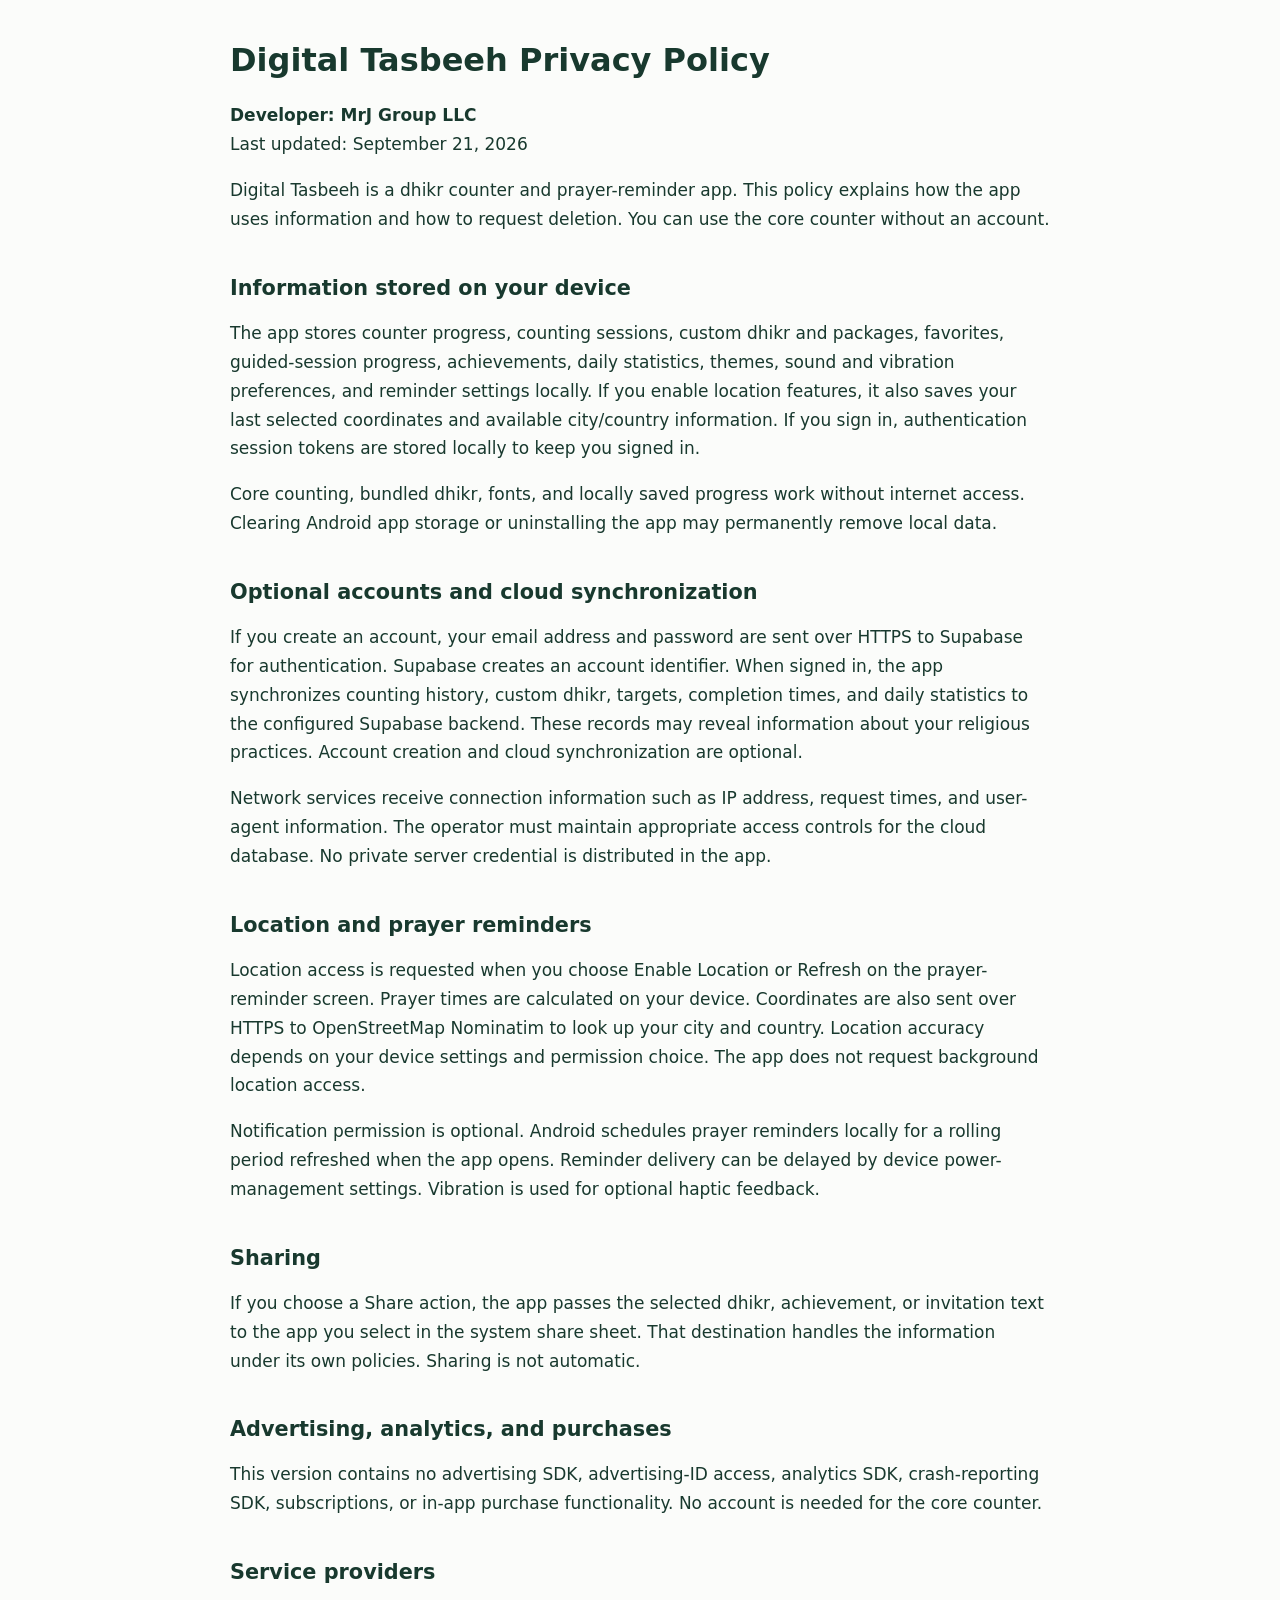
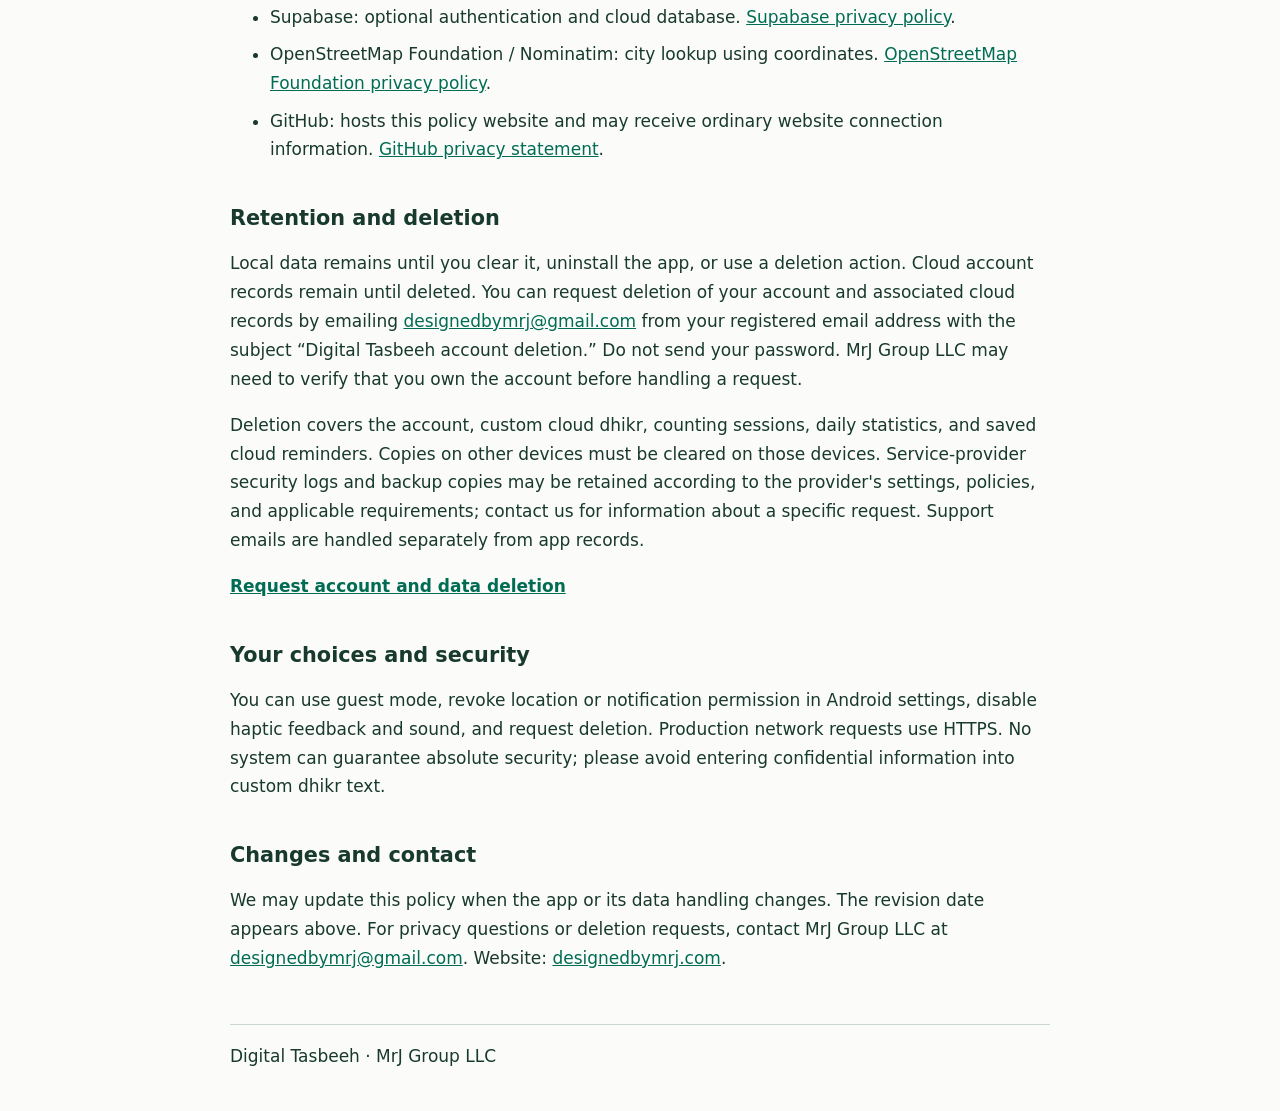
<file: index.html>
<!doctype html>
<html lang="en"><head><meta charset="utf-8"><meta name="viewport" content="width=device-width,initial-scale=1"><title>Digital Tasbeeh Privacy Policy — MrJ Group LLC</title><style>body{font:17px/1.7 system-ui,sans-serif;max-width:820px;margin:40px auto;padding:0 22px;color:#18392e;background:#fbfcfa}h1,h2{line-height:1.25}h1{font-size:2rem}h2{margin-top:2em;font-size:1.3rem}a{color:#006c53}footer{margin-top:3em;border-top:1px solid #ccd9d3;padding-top:1em}li{margin:.5em 0}</style></head><body>
<h1>Digital Tasbeeh Privacy Policy</h1><p><strong>Developer: MrJ Group LLC</strong><br>Last updated: September 21, 2026</p>
<p>Digital Tasbeeh is a dhikr counter and prayer-reminder app. This policy explains how the app uses information and how to request deletion. You can use the core counter without an account.</p>
<h2>Information stored on your device</h2>
<p>The app stores counter progress, counting sessions, custom dhikr and packages, favorites, guided-session progress, achievements, daily statistics, themes, sound and vibration preferences, and reminder settings locally. If you enable location features, it also saves your last selected coordinates and available city/country information. If you sign in, authentication session tokens are stored locally to keep you signed in.</p>
<p>Core counting, bundled dhikr, fonts, and locally saved progress work without internet access. Clearing Android app storage or uninstalling the app may permanently remove local data.</p>
<h2>Optional accounts and cloud synchronization</h2>
<p>If you create an account, your email address and password are sent over HTTPS to Supabase for authentication. Supabase creates an account identifier. When signed in, the app synchronizes counting history, custom dhikr, targets, completion times, and daily statistics to the configured Supabase backend. These records may reveal information about your religious practices. Account creation and cloud synchronization are optional.</p>
<p>Network services receive connection information such as IP address, request times, and user-agent information. The operator must maintain appropriate access controls for the cloud database. No private server credential is distributed in the app.</p>
<h2>Location and prayer reminders</h2>
<p>Location access is requested when you choose Enable Location or Refresh on the prayer-reminder screen. Prayer times are calculated on your device. Coordinates are also sent over HTTPS to OpenStreetMap Nominatim to look up your city and country. Location accuracy depends on your device settings and permission choice. The app does not request background location access.</p>
<p>Notification permission is optional. Android schedules prayer reminders locally for a rolling period refreshed when the app opens. Reminder delivery can be delayed by device power-management settings. Vibration is used for optional haptic feedback.</p>
<h2>Sharing</h2>
<p>If you choose a Share action, the app passes the selected dhikr, achievement, or invitation text to the app you select in the system share sheet. That destination handles the information under its own policies. Sharing is not automatic.</p>
<h2>Advertising, analytics, and purchases</h2>
<p>This version contains no advertising SDK, advertising-ID access, analytics SDK, crash-reporting SDK, subscriptions, or in-app purchase functionality. No account is needed for the core counter.</p>
<h2>Service providers</h2>
<ul><li>Supabase: optional authentication and cloud database. <a href="https://supabase.com/privacy">Supabase privacy policy</a>.</li><li>OpenStreetMap Foundation / Nominatim: city lookup using coordinates. <a href="https://osmfoundation.org/wiki/Privacy_Policy">OpenStreetMap Foundation privacy policy</a>.</li><li>GitHub: hosts this policy website and may receive ordinary website connection information. <a href="https://docs.github.com/en/site-policy/privacy-policies/github-general-privacy-statement">GitHub privacy statement</a>.</li></ul>
<h2>Retention and deletion</h2>
<p>Local data remains until you clear it, uninstall the app, or use a deletion action. Cloud account records remain until deleted. You can request deletion of your account and associated cloud records by emailing <a href="mailto:designedbymrj@gmail.com?subject=Digital%20Tasbeeh%20account%20deletion">designedbymrj@gmail.com</a> from your registered email address with the subject “Digital Tasbeeh account deletion.” Do not send your password. MrJ Group LLC may need to verify that you own the account before handling a request.</p>
<p>Deletion covers the account, custom cloud dhikr, counting sessions, daily statistics, and saved cloud reminders. Copies on other devices must be cleared on those devices. Service-provider security logs and backup copies may be retained according to the provider's settings, policies, and applicable requirements; contact us for information about a specific request. Support emails are handled separately from app records.</p>
<p><strong><a href="account-deletion.html">Request account and data deletion</a></strong></p>
<h2>Your choices and security</h2>
<p>You can use guest mode, revoke location or notification permission in Android settings, disable haptic feedback and sound, and request deletion. Production network requests use HTTPS. No system can guarantee absolute security; please avoid entering confidential information into custom dhikr text.</p>
<h2>Changes and contact</h2>
<p>We may update this policy when the app or its data handling changes. The revision date appears above. For privacy questions or deletion requests, contact MrJ Group LLC at <a href="mailto:designedbymrj@gmail.com">designedbymrj@gmail.com</a>. Website: <a href="https://designedbymrj.com/">designedbymrj.com</a>.</p>
<footer>Digital Tasbeeh · MrJ Group LLC</footer></body></html>
</file>
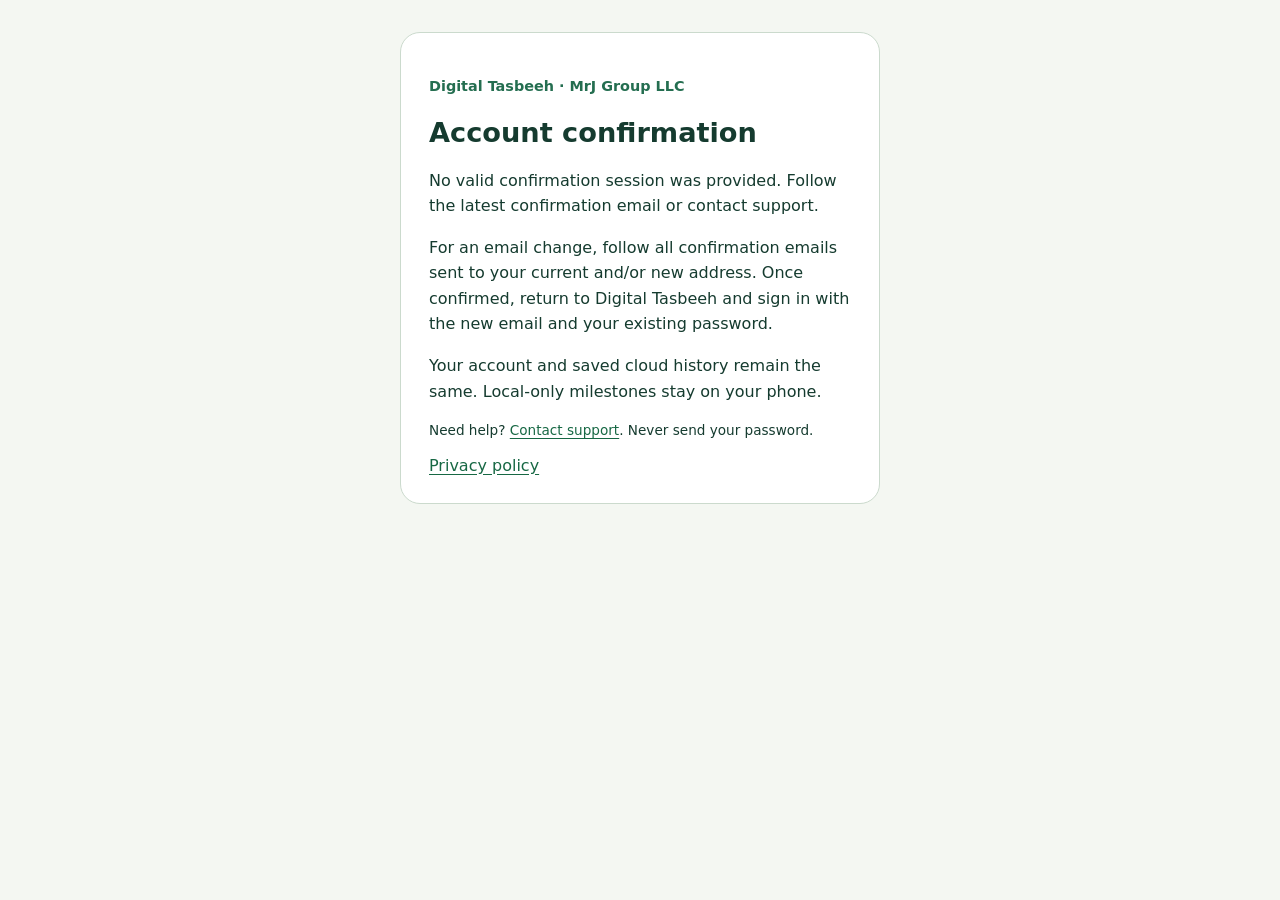
<file: account-confirmed.html>
<!doctype html>
<html lang="en"><head><meta charset="utf-8"><meta name="viewport" content="width=device-width,initial-scale=1"><meta name="referrer" content="no-referrer"><meta http-equiv="Content-Security-Policy" content="default-src 'none'; script-src 'self'; style-src 'self'; connect-src https://ycekmbapofcsupnihull.supabase.co; base-uri 'none'; form-action 'none'"><title>Account confirmation — Digital Tasbeeh</title><link rel="stylesheet" href="account.css"><script type="module" src="account-recovery.js"></script></head><body><main><p class="brand">Digital Tasbeeh · MrJ Group LLC</p><h1>Account confirmation</h1><p id="status" role="status">Checking the confirmation link…</p><p id="error" role="alert"></p><p>For an email change, follow all confirmation emails sent to your current and/or new address. Once confirmed, return to Digital Tasbeeh and sign in with the new email and your existing password.</p><p>Your account and saved cloud history remain the same. Local-only milestones stay on your phone.</p><p class="small">Need help? <a href="mailto:designedbymrj@gmail.com?subject=Digital%20Tasbeeh%20account%20access">Contact support</a>. Never send your password.</p><a href="index.html">Privacy policy</a></main></body></html>
</file>
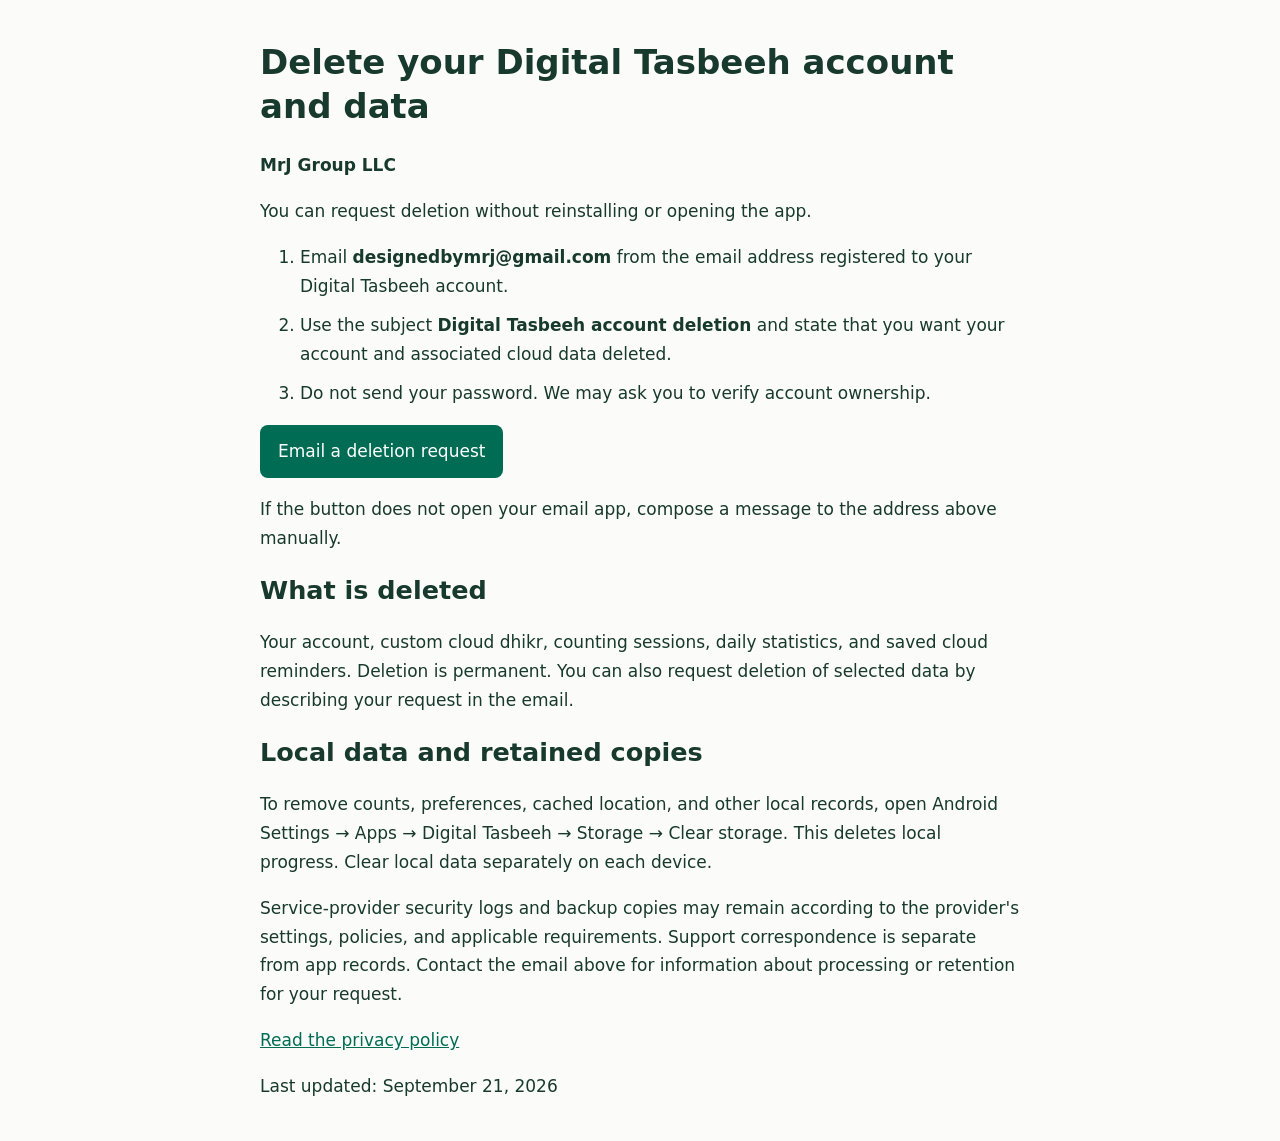
<file: account-deletion.html>
<!doctype html><html lang="en"><head><meta charset="utf-8"><meta name="viewport" content="width=device-width,initial-scale=1"><title>Delete your Digital Tasbeeh account — MrJ Group LLC</title><style>body{font:17px/1.7 system-ui,sans-serif;max-width:760px;margin:40px auto;padding:0 22px;color:#18392e;background:#fbfcfa}h1,h2{line-height:1.3}a{color:#006c53}.button{display:inline-block;background:#006c53;color:white;padding:12px 18px;border-radius:8px;text-decoration:none}li{margin:.6em 0}</style></head><body>
<h1>Delete your Digital Tasbeeh account and data</h1><p><strong>MrJ Group LLC</strong></p>
<p>You can request deletion without reinstalling or opening the app.</p>
<ol><li>Email <strong>designedbymrj@gmail.com</strong> from the email address registered to your Digital Tasbeeh account.</li><li>Use the subject <strong>Digital Tasbeeh account deletion</strong> and state that you want your account and associated cloud data deleted.</li><li>Do not send your password. We may ask you to verify account ownership.</li></ol>
<p><a class="button" href="mailto:designedbymrj@gmail.com?subject=Digital%20Tasbeeh%20account%20deletion&body=Please%20delete%20my%20Digital%20Tasbeeh%20account%20and%20associated%20cloud%20data.%20I%20am%20sending%20this%20request%20from%20my%20registered%20email%20address.">Email a deletion request</a></p>
<p>If the button does not open your email app, compose a message to the address above manually.</p>
<h2>What is deleted</h2><p>Your account, custom cloud dhikr, counting sessions, daily statistics, and saved cloud reminders. Deletion is permanent. You can also request deletion of selected data by describing your request in the email.</p>
<h2>Local data and retained copies</h2><p>To remove counts, preferences, cached location, and other local records, open Android Settings → Apps → Digital Tasbeeh → Storage → Clear storage. This deletes local progress. Clear local data separately on each device.</p><p>Service-provider security logs and backup copies may remain according to the provider's settings, policies, and applicable requirements. Support correspondence is separate from app records. Contact the email above for information about processing or retention for your request.</p>
<p><a href="index.html">Read the privacy policy</a></p><p>Last updated: September 21, 2026</p></body></html>
</file>
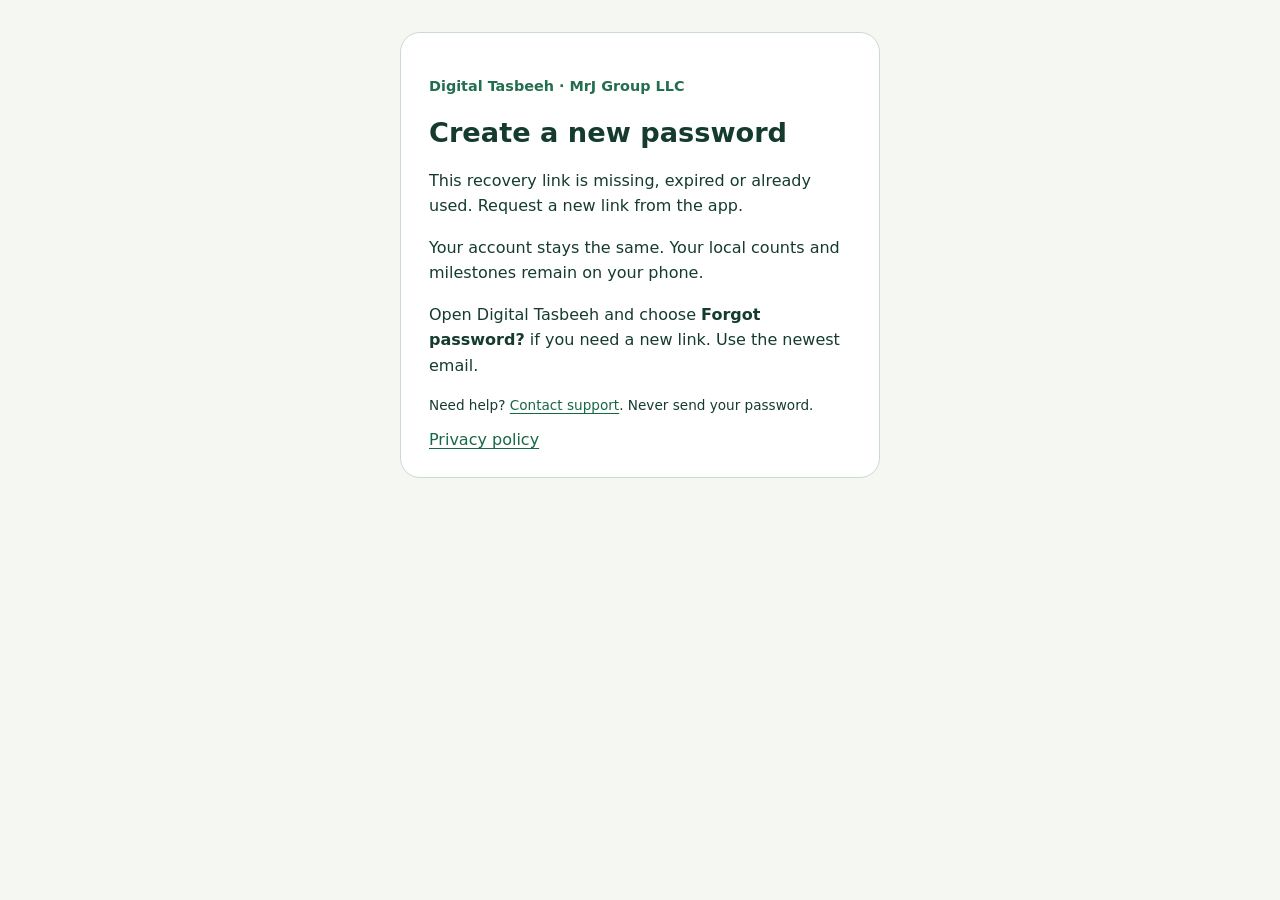
<file: reset-password.html>
<!doctype html>
<html lang="en"><head><meta charset="utf-8"><meta name="viewport" content="width=device-width,initial-scale=1"><meta name="referrer" content="no-referrer"><meta http-equiv="Content-Security-Policy" content="default-src 'none'; script-src 'self'; style-src 'self'; connect-src https://ycekmbapofcsupnihull.supabase.co; base-uri 'none'; form-action 'none'"><title>Reset password — Digital Tasbeeh</title><link rel="stylesheet" href="account.css"><script type="module" src="account-recovery.js"></script></head>
<body><main><p class="brand">Digital Tasbeeh · MrJ Group LLC</p><h1>Create a new password</h1><p id="status" role="status">Checking your recovery link…</p><p id="error" role="alert"></p>
<form id="reset-form" hidden><label for="password">New password</label><input id="password" type="password" autocomplete="new-password" minlength="8" required disabled><label for="confirm-password">Confirm new password</label><input id="confirm-password" type="password" autocomplete="new-password" minlength="8" required disabled><p class="small">Use at least 8 characters and a unique password. Your account may require additional strength.</p><button id="save" disabled>Save new password</button></form>
<p>Your account stays the same. Your local counts and milestones remain on your phone.</p><p id="help">Open Digital Tasbeeh and choose <strong>Forgot password?</strong> if you need a new link. Use the newest email.</p><p class="small">Need help? <a href="mailto:designedbymrj@gmail.com?subject=Digital%20Tasbeeh%20account%20access">Contact support</a>. Never send your password.</p><a href="index.html">Privacy policy</a></main></body></html>
</file>
<file: account.css>
:root{color-scheme:light dark;font-family:system-ui,sans-serif;color:#153b2f;background:#f4f7f2}*{box-sizing:border-box}body{margin:0;padding:32px 16px}main{max-width:480px;margin:0 auto;background:#fff;border:1px solid #cbdacd;border-radius:20px;padding:28px}h1{font-size:1.7rem;line-height:1.2}.brand{color:#246e50;font-weight:600;font-size:.9rem}p{line-height:1.6;overflow-wrap:anywhere}label{display:block;font-weight:600;margin:20px 0 8px}input,button{width:100%;min-height:48px;border-radius:10px;padding:12px;font:inherit}input{border:1px solid #7c9b88;background:transparent;color:inherit}button{background:#176844;color:#fff;border:0;margin-top:18px;font-weight:600;cursor:pointer}button:disabled{opacity:.55;cursor:default}a{color:#176844;text-underline-offset:3px}.small{font-size:.85rem}#error{color:#aa2222}input:focus,button:focus-visible,a:focus-visible{outline:3px solid #ca9820;outline-offset:3px}[hidden]{display:none!important}@media(prefers-color-scheme:dark){:root{color:#e9f4ed;background:#101a14}main{background:#16271e;border-color:#3d5e49}.brand,a{color:#86d8a9}#error{color:#ffadad}}
</file>
